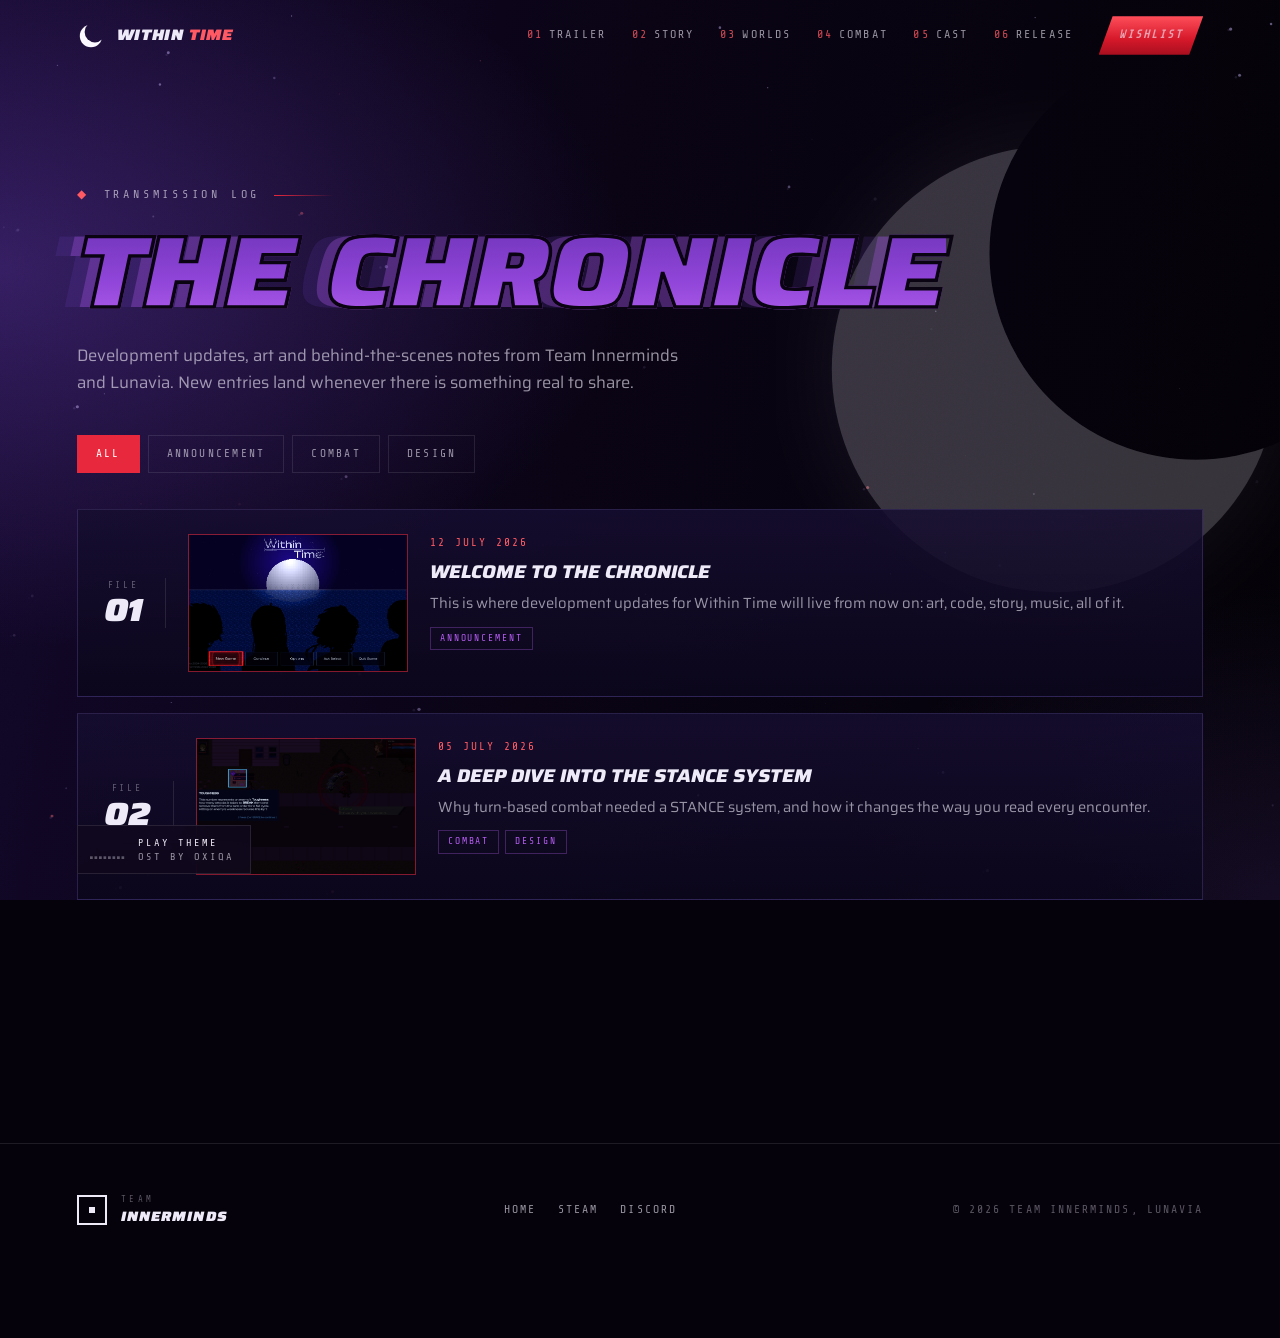
<file: devlog.html>
<!DOCTYPE html>
<html lang="en">
<head>
  <meta charset="UTF-8" />
  <meta name="viewport" content="width=device-width, initial-scale=1.0" />
  <title>Devlog | Within Time</title>
  <meta name="description" content="Development updates for Within Time: art, systems, story, and music, straight from the team." />
  <meta name="theme-color" content="#06020c" />
  <link rel="icon" type="image/png" href="logotransp.png" />

  <link rel="preconnect" href="https://fonts.googleapis.com">
  <link rel="preconnect" href="https://fonts.gstatic.com" crossorigin>
  <link href="https://fonts.googleapis.com/css2?family=Saira:ital,wdth,wght@0,50..125,100..900;1,50..125,100..900&family=Share+Tech+Mono&display=swap" rel="stylesheet">
  <script src="https://cdnjs.cloudflare.com/ajax/libs/gsap/3.12.2/gsap.min.js"></script>

  <link rel="stylesheet" href="assets/css/site.css" />

  <style>
    .devlog-hero { padding-top: calc(var(--topbar) + clamp(60px, 12vh, 120px)); padding-bottom: 40px; }
    .devlog-hero .display { font-size: clamp(2.6rem, 8vw, 7rem); }

    .filters { display: flex; gap: 8px; flex-wrap: wrap; margin-bottom: 36px; }
    .filter {
      font-family: var(--mono); font-size: 0.7rem; letter-spacing: 0.2em; text-transform: uppercase;
      padding: 9px 18px; border: 1px solid var(--line); color: var(--text-dim); transition: 0.25s;
    }
    .filter:hover { color: #fff; border-color: var(--violet); }
    .filter.active { background: var(--crimson); border-color: var(--crimson); color: #fff; }

    #postList { display: grid; gap: 16px; padding-bottom: 12vh; }
    .save--row { grid-template-columns: auto 220px 1fr; }
    .save--row .save-file { grid-row: span 1; align-self: center; }
    .save-cover { width: 100%; aspect-ratio: 16 / 10; object-fit: cover; border: 1px solid var(--line-hot); align-self: center; }
    .save-cover.none { display: grid; place-items: center; background: repeating-linear-gradient(135deg, rgba(255,255,255,0.03) 0 8px, transparent 8px 16px); font-family: var(--mono); font-size: 0.6rem; letter-spacing: 0.25em; color: var(--text-faint); }
    .save-body { display: grid; gap: 8px; align-content: center; }
    .save-tags { display: flex; gap: 6px; flex-wrap: wrap; margin-top: 4px; }
    .save-tags span { font-family: var(--mono); font-size: 0.6rem; letter-spacing: 0.2em; text-transform: uppercase; color: var(--violet-hi); border: 1px solid rgba(180, 92, 240, 0.3); padding: 3px 9px; }

    #postDetail { display: none; padding-bottom: 12vh; }
    #postDetail.visible { display: block; }
    #listView.hidden { display: none; }
    .back-link { display: inline-flex; gap: 10px; font-family: var(--mono); font-size: 0.74rem; letter-spacing: 0.24em; text-transform: uppercase; color: var(--crimson-hi); text-decoration: none; margin-bottom: 32px; }
    .back-link:hover { color: #fff; }
    .post-cover { width: 100%; max-height: 52vh; object-fit: cover; border: 1px solid var(--line-hot); margin-bottom: 40px; }
    .post-meta { font-family: var(--mono); font-size: 0.74rem; letter-spacing: 0.24em; text-transform: uppercase; color: var(--violet-hi); margin-bottom: 14px; }
    .post-title { font-style: italic; font-weight: 900; font-stretch: 125%; text-transform: uppercase; font-size: clamp(2rem, 5vw, 3.8rem); line-height: 1; margin-bottom: 40px; }
    .post-body { max-width: 780px; padding: 40px clamp(20px, 4vw, 48px); }
    .post-body p { font-size: 1.05rem; line-height: 1.85; color: #ece7f7; }
    .post-body p + p { margin-top: 1.2em; }
    .post-body h3 { font-style: italic; font-weight: 900; font-stretch: 115%; text-transform: uppercase; margin: 2em 0 0.8em; }
    .post-body img { margin: 1.6em 0; border: 1px solid var(--line-hot); }
    .post-body ul { margin: 1em 0 1em 1.2em; line-height: 1.8; }
    .empty { font-family: var(--mono); color: var(--text-dim); letter-spacing: 0.15em; padding: 60px 0; text-align: center; text-transform: uppercase; }

    @media (max-width: 860px) {
      .save--row { grid-template-columns: 1fr; }
    }
  </style>
</head>
<body>

  <div class="sky" aria-hidden="true">
    <div class="sky-grad"></div>
    <canvas id="dust"></canvas>
    <svg class="sky-moon" viewBox="0 0 200 200">
      <defs>
        <mask id="moonMask"><rect width="200" height="200" fill="#fff" /><circle id="moonShadow" cx="128" cy="72" r="74" fill="#000" /></mask>
      </defs>
      <circle class="moon-glow" cx="100" cy="100" r="84" mask="url(#moonMask)" />
      <circle class="moon-body" cx="100" cy="100" r="80" mask="url(#moonMask)" />
    </svg>
    <div class="grain"></div>
  </div>

  <header class="topbar">
    <a href="index.html" class="brand" aria-label="Within Time home">
      <svg viewBox="0 0 32 32" aria-hidden="true"><defs><mask id="brandMask"><rect width="32" height="32" fill="#fff"/><circle cx="20.5" cy="11.5" r="11.8" fill="#000"/></mask></defs><circle cx="16" cy="16" r="12.8" fill="#fbf8ff" mask="url(#brandMask)"/></svg>
      <span class="brand-word">Within <b>Time</b></span>
    </a>
    <nav class="nav" aria-label="Site">
      <a href="index.html#trailer"><i>01</i>Trailer</a>
      <a href="index.html#story"><i>02</i>Story</a>
      <a href="index.html#worlds"><i>03</i>Worlds</a>
      <a href="index.html#combat"><i>04</i>Combat</a>
      <a href="index.html#cast"><i>05</i>Cast</a>
      <a href="index.html#acts"><i>06</i>Release</a>
      <a href="https://store.steampowered.com/app/2302230/Within_Time/" class="btn btn--primary" target="_blank" rel="noopener">Wishlist</a>
    </nav>
    <button class="menu-toggle" aria-label="Open menu" aria-expanded="false"><span></span></button>
  </header>

  <nav class="mobile-nav" aria-label="Mobile">
    <a href="index.html"><i>00</i>Home</a>
    <a href="index.html#story"><i>02</i>Story</a>
    <a href="index.html#worlds"><i>03</i>Worlds</a>
    <a href="index.html#combat"><i>04</i>Combat</a>
    <a href="index.html#cast"><i>05</i>Cast</a>
    <a href="index.html#acts"><i>06</i>Release</a>
    <a href="https://store.steampowered.com/app/2302230/Within_Time/" target="_blank" rel="noopener"><i>&#9670;</i>Wishlist on Steam</a>
  </nav>

  <button class="audio-widget" type="button" aria-label="Toggle the Within Time theme" aria-pressed="false">
    <canvas width="40" height="20"></canvas>
    <span class="audio-label"><b>Play theme</b>OST by Oxiqa</span>
  </button>

  <main>
    <section class="devlog-hero">
      <div class="wrap">
        <span class="eyebrow"><b>&#9670;</b> Transmission log</span><br>
        <h1 class="display echo"><span class="fill-within">The Chronicle</span></h1>
        <p class="lede">Development updates, art and behind-the-scenes notes from Team Innerminds and Lunavia. New entries land whenever there is something real to share.</p>
      </div>
    </section>

    <section style="padding-top: 0;">
      <div class="wrap">
        <div id="listView">
          <div class="filters" id="filters"></div>
          <div id="postList"></div>
        </div>
        <article id="postDetail">
          <a class="back-link" href="#" id="backLink">&#9664; All entries</a>
          <div id="postContent"></div>
        </article>
      </div>
    </section>
  </main>

  <footer class="footer">
    <div class="innerminds"><span class="innerminds-mark" aria-hidden="true"></span><span><small>Team</small><b>Innerminds</b></span></div>
    <div class="footer-links">
      <a href="index.html">Home</a>
      <a href="https://store.steampowered.com/app/2302230/Within_Time/" target="_blank" rel="noopener">Steam</a>
      <a href="https://discord.com/invite/BP3jBjgWn5" target="_blank" rel="noopener">Discord</a>
    </div>
    <span>&copy; 2026 Team Innerminds, Lunavia</span>
  </footer>

  <script src="devlog/posts.js"></script>
  <script src="assets/js/site.js"></script>
  <script>
    const WT = WithinTime;
    WT.initEcho();
    WT.initDust();
    WT.initMoon({ phase: 0.15 });
    WT.initNav();
    WT.initAmbientAudio('Track 1 - Re;Start.mp3');

    const posts = [...DEVLOG_POSTS].sort((a, b) => new Date(b.date) - new Date(a.date));
    const tags = ['All', ...new Set(posts.flatMap(p => p.tags || []))];
    let activeTag = 'All';

    const filters = document.getElementById('filters');
    const list = document.getElementById('postList');
    const listView = document.getElementById('listView');
    const detail = document.getElementById('postDetail');
    const content = document.getElementById('postContent');

    const fmt = d => new Date(d).toLocaleDateString('en-GB', { day: '2-digit', month: 'long', year: 'numeric' });

    function renderFilters() {
      filters.innerHTML = tags.map(t => `<button type="button" class="filter ${t === activeTag ? 'active' : ''}" data-tag="${t}">${t}</button>`).join('');
      filters.querySelectorAll('.filter').forEach(b => b.addEventListener('click', () => { activeTag = b.dataset.tag; renderFilters(); renderList(); }));
    }

    function renderList() {
      const shown = activeTag === 'All' ? posts : posts.filter(p => (p.tags || []).includes(activeTag));
      if (!shown.length) { list.innerHTML = '<div class="empty">No entries under this tag yet.</div>'; return; }
      list.innerHTML = shown.map((p, i) => `
        <a href="#${p.slug}" class="save save--row rv" data-delay="${Math.min(i, 5) * 0.08}">
          <div class="save-file"><small>File</small><strong>${String(posts.indexOf(p) + 1).padStart(2, '0')}</strong></div>
          ${p.cover ? `<img class="save-cover" src="${p.cover}" alt="" loading="lazy">` : '<div class="save-cover none">No image</div>'}
          <div class="save-body">
            <div class="save-meta"><span>${fmt(p.date)}</span></div>
            <h3>${p.title}</h3>
            <p>${p.excerpt}</p>
            <div class="save-tags">${(p.tags || []).map(t => `<span>${t}</span>`).join('')}</div>
          </div>
          <span class="save-load">Load &#9654;</span>
        </a>`).join('');
      WT.initReveals(list);
    }

    function renderDetail(slug) {
      const post = posts.find(p => p.slug === slug);
      if (!post) { showList(); return; }
      content.innerHTML = `
        ${post.cover ? `<img class="post-cover" src="${post.cover}" alt="">` : ''}
        <div class="post-meta">${fmt(post.date)}${post.tags && post.tags.length ? ' &middot; ' + post.tags.join(' &middot; ') : ''}</div>
        <h2 class="post-title">${post.title}</h2>
        <div class="dialogue post-body"><span class="dialogue-name">Lunavia</span>${post.body}</div>`;
      listView.classList.add('hidden');
      detail.classList.add('visible');
      window.scrollTo({ top: 0, behavior: 'instant' });
    }

    function showList() {
      listView.classList.remove('hidden');
      detail.classList.remove('visible');
    }

    function route() {
      const slug = location.hash.slice(1);
      if (slug) renderDetail(slug); else showList();
    }

    document.getElementById('backLink').addEventListener('click', e => {
      e.preventDefault();
      history.pushState('', document.title, location.pathname);
      showList();
    });
    window.addEventListener('hashchange', route);

    renderFilters();
    renderList();
    route();
    WT.initReveals();
  </script>
</body>
</html>
</file>
<file: assets/css/site.css>
/* ============================================================
   WITHIN TIME - Design System
   Art direction pulled straight from the key art:
   purple-to-black gradients, afterimage trails, the crescent
   moon, crimson collage frames, and in-game RPG interface.
   Used by index.html and devlog.html
   ============================================================ */

:root {
  --ink: #06020c;
  --ink-2: #0d0617;
  --ink-3: #150a24;
  --panel: rgba(16, 9, 30, 0.82);
  --violet: #7b4bd1;
  --violet-hi: #b45cf0;
  --violet-lo: #3a1670;
  --crimson: #e8283c;
  --crimson-hi: #ff5a64;
  --crimson-lo: #7a0d16;
  --blush: #ffe1e1;
  --moon: #fbf8ff;
  --text: #efeaf7;
  --text-dim: rgba(239, 234, 247, 0.62);
  --text-faint: rgba(239, 234, 247, 0.36);
  --line: rgba(255, 255, 255, 0.1);
  --line-hot: rgba(232, 40, 60, 0.55);

  --tint: #7b4bd1;            /* animated per section by site.js */
  --accent: #e8283c;          /* per character in the cast section */

  --grad-within: linear-gradient(180deg, #5d2aa6 0%, #8f45d8 55%, #c46cf6 100%);
  --grad-time: linear-gradient(180deg, #fff0f0 0%, #ffb3b3 40%, #ff3b47 100%);

  --font: 'Saira', system-ui, sans-serif;
  --mono: 'Share Tech Mono', ui-monospace, monospace;

  --gutter: clamp(20px, 6vw, 96px);
  --maxw: 1280px;
  --topbar: 72px;
  --ease: cubic-bezier(0.22, 1, 0.36, 1);
}

* { margin: 0; padding: 0; box-sizing: border-box; }
html { scroll-behavior: smooth; -webkit-text-size-adjust: 100%; }
body {
  font-family: var(--font);
  background: var(--ink);
  color: var(--text);
  overflow-x: hidden;
  line-height: 1.6;
  -webkit-font-smoothing: antialiased;
}
img { max-width: 100%; display: block; }
a { color: inherit; }
button { font: inherit; color: inherit; background: none; border: 0; cursor: pointer; }
::selection { background: var(--crimson); color: #fff; }
:focus-visible { outline: 2px solid var(--crimson-hi); outline-offset: 3px; }
.sr-only { position: absolute; width: 1px; height: 1px; overflow: hidden; clip: rect(0 0 0 0); white-space: nowrap; }
body.locked { overflow: hidden; }

/* ============================================================
   SKY: fixed backdrop (gradient, drifting dust, phasing moon)
   ============================================================ */
.sky { position: fixed; inset: 0; z-index: -1; pointer-events: none; overflow: hidden; }
.sky-grad {
  position: absolute; inset: 0;
  background:
    radial-gradient(ellipse 70% 60% at 0% 30%, color-mix(in srgb, var(--tint) 34%, transparent), transparent 70%),
    radial-gradient(ellipse 50% 50% at 100% 100%, color-mix(in srgb, var(--tint) 14%, transparent), transparent 70%),
    linear-gradient(100deg, #12072a 0%, #090314 45%, #030106 100%);
}
#dust { position: absolute; inset: 0; width: 100%; height: 100%; }
.sky-moon {
  position: absolute; top: 10vh; right: -6vmin; width: 62vmin; height: 62vmin; opacity: 0.2;
  transition: opacity 1.2s ease;
}
.sky-moon .moon-body { fill: var(--moon); transition: fill 1.6s ease; }
.sky-moon .moon-glow { fill: var(--moon); opacity: 0.25; filter: blur(14px); transition: fill 1.6s ease; }
.sky-moon.blood { opacity: 0.55; }
.sky-moon.blood .moon-body, .sky-moon.blood .moon-glow { fill: var(--crimson); }
.grain {
  position: absolute; inset: -50%; opacity: 0.07; mix-blend-mode: overlay;
  background-image: url("data:image/svg+xml,%3Csvg xmlns='http://www.w3.org/2000/svg' width='160' height='160'%3E%3Cfilter id='n'%3E%3CfeTurbulence type='fractalNoise' baseFrequency='0.9' numOctaves='2' stitchTiles='stitch'/%3E%3C/filter%3E%3Crect width='100%25' height='100%25' filter='url(%23n)'/%3E%3C/svg%3E");
  animation: grain 1s steps(4) infinite;
}
@keyframes grain {
  0% { transform: translate(0, 0); } 25% { transform: translate(-3%, 2%); }
  50% { transform: translate(2%, -3%); } 75% { transform: translate(-1%, 3%); } 100% { transform: translate(0, 0); }
}

/* ============================================================
   LOADER: crescent moonrise, then an iris opens onto the site
   ============================================================ */
#loader {
  position: fixed; inset: 0; z-index: 10000; background: #030106;
  display: flex; flex-direction: column; align-items: center; justify-content: center; gap: 28px;
  --r: 0px;
  -webkit-mask: radial-gradient(circle at 50% 44%, transparent var(--r), #000 calc(var(--r) + 1px));
          mask: radial-gradient(circle at 50% 44%, transparent var(--r), #000 calc(var(--r) + 1px));
}
#loader.done { display: none; }
.loader-moon { width: min(34vmin, 220px); height: auto; overflow: visible; }
.loader-moon .lm-ring { fill: none; stroke: var(--moon); stroke-width: 1.2; stroke-dasharray: 503; stroke-dashoffset: 503; }
.loader-moon .lm-fill { fill: var(--moon); opacity: 0; }
.loader-moon .lm-echo { fill: var(--violet-hi); opacity: 0; }
.loader-text {
  font-family: var(--mono); font-size: clamp(0.72rem, 2.4vw, 0.95rem); letter-spacing: 0.5em;
  text-transform: uppercase; color: var(--text); padding-left: 0.5em; text-align: center;
}
.loader-text span { display: inline-block; opacity: 0; }
.loader-meta {
  position: absolute; bottom: 32px; left: 32px; right: 32px; display: flex; justify-content: space-between;
  font-family: var(--mono); font-size: 0.7rem; letter-spacing: 0.3em; color: var(--text-faint); text-transform: uppercase;
}
.loader-bar { position: absolute; bottom: 0; left: 0; height: 2px; width: 0; background: linear-gradient(90deg, var(--violet), var(--crimson)); }
.loader-skip {
  position: absolute; top: 24px; right: 24px; font-family: var(--mono); font-size: 0.68rem; letter-spacing: 0.3em;
  text-transform: uppercase; color: var(--text-faint); padding: 8px 12px;
}
.loader-skip:hover { color: var(--text); }

/* ============================================================
   TOP BAR + NAV
   ============================================================ */
.topbar {
  position: fixed; top: 0; left: 0; right: 0; height: var(--topbar); z-index: 1000;
  display: flex; align-items: center; justify-content: space-between; gap: 24px;
  padding: 0 var(--gutter);
  transition: background 0.4s ease, border-color 0.4s ease, backdrop-filter 0.4s ease;
  border-bottom: 1px solid transparent;
}
.topbar.scrolled { background: rgba(6, 2, 12, 0.78); backdrop-filter: blur(14px); -webkit-backdrop-filter: blur(14px); border-color: var(--line); }
.brand { display: flex; align-items: center; gap: 12px; text-decoration: none; }
.brand svg { width: 28px; height: 28px; flex-shrink: 0; }
.brand-word {
  font-style: italic; font-weight: 900; font-stretch: 125%; text-transform: uppercase; letter-spacing: 0.04em; font-size: 0.95rem;
}
.brand-word b { font-weight: 900; color: var(--crimson-hi); }
.nav { display: flex; align-items: center; gap: clamp(14px, 2vw, 30px); }
.nav a {
  position: relative; text-decoration: none; font-family: var(--mono); font-size: 0.74rem; letter-spacing: 0.18em;
  text-transform: uppercase; color: var(--text-dim); padding: 6px 0; transition: color 0.25s;
}
.nav a i { font-style: normal; color: var(--crimson-hi); margin-right: 6px; opacity: 0.8; }
.nav a::after {
  content: ''; position: absolute; left: 0; bottom: 0; height: 1px; width: 100%; background: var(--crimson);
  transform: scaleX(0); transform-origin: left; transition: transform 0.35s var(--ease);
}
.nav a:hover, .nav a.active { color: var(--text); }
.nav a:hover::after, .nav a.active::after { transform: scaleX(1); }
.topbar .btn { padding: 10px 20px; font-size: 0.72rem; }

.menu-toggle { display: none; width: 44px; height: 44px; align-items: center; justify-content: center; position: relative; z-index: 1002; }
.menu-toggle span, .menu-toggle span::before, .menu-toggle span::after {
  content: ''; display: block; width: 22px; height: 2px; background: #fff; position: relative; transition: 0.3s var(--ease);
}
.menu-toggle span::before { position: absolute; top: -7px; }
.menu-toggle span::after { position: absolute; top: 7px; width: 14px; }
.menu-toggle.open span { background: transparent; }
.menu-toggle.open span::before { top: 0; transform: rotate(45deg); }
.menu-toggle.open span::after { top: 0; width: 22px; transform: rotate(-45deg); }

.mobile-nav {
  position: fixed; inset: 0; z-index: 1001; background: rgba(6, 2, 12, 0.97);
  display: flex; flex-direction: column; justify-content: center; gap: 6px; padding: 0 var(--gutter);
  opacity: 0; pointer-events: none; transition: opacity 0.35s ease;
}
.mobile-nav.open { opacity: 1; pointer-events: auto; }
.mobile-nav a {
  font-style: italic; font-weight: 900; font-stretch: 125%; text-transform: uppercase; font-size: clamp(1.6rem, 8vw, 2.6rem);
  text-decoration: none; color: var(--text); line-height: 1.25; transform: translateX(-20px); opacity: 0; transition: 0.45s var(--ease);
}
.mobile-nav a i { font-family: var(--mono); font-style: normal; font-weight: 400; font-size: 0.8rem; color: var(--crimson-hi); vertical-align: super; margin-right: 10px; }
.mobile-nav.open a { transform: none; opacity: 1; }
.mobile-nav.open a:nth-child(2) { transition-delay: 0.04s; } .mobile-nav.open a:nth-child(3) { transition-delay: 0.08s; }
.mobile-nav.open a:nth-child(4) { transition-delay: 0.12s; } .mobile-nav.open a:nth-child(5) { transition-delay: 0.16s; }
.mobile-nav.open a:nth-child(6) { transition-delay: 0.2s; } .mobile-nav.open a:nth-child(7) { transition-delay: 0.24s; }

/* ============================================================
   HUD: days-remaining counter + audio widget
   ============================================================ */
.hud-days {
  position: fixed; right: 16px; top: 50%; transform: translateY(-50%); z-index: 900; text-align: center; pointer-events: none;
  font-family: var(--mono); text-transform: uppercase; opacity: 0; transition: opacity 0.5s;
}
.hud-days.show { opacity: 1; }
.hud-days small { display: block; font-size: 0.62rem; letter-spacing: 0.3em; color: var(--text-faint); }
.hud-days strong {
  display: block; font-family: var(--font); font-style: italic; font-weight: 900; font-stretch: 125%;
  font-size: 1.3rem; line-height: 1.2; color: var(--text); font-variant-numeric: tabular-nums;
}
.hud-days small { font-size: 0.55rem; letter-spacing: 0.2em; }
.hud-days .hud-track { margin: 10px auto 0; width: 2px; height: 120px; background: var(--line); position: relative; }
.hud-days .hud-fill { position: absolute; top: 0; left: 0; width: 100%; height: 0; background: linear-gradient(180deg, var(--violet), var(--crimson)); }
@media (max-width: 1240px) { .hud-days { display: none; } }

.audio-widget {
  position: fixed; left: var(--gutter); bottom: 26px; z-index: 900; display: flex; align-items: center; gap: 12px;
  padding: 10px 16px 10px 12px; background: var(--panel); border: 1px solid var(--line);
  backdrop-filter: blur(10px); -webkit-backdrop-filter: blur(10px); transition: border-color 0.3s;
}
.audio-widget:hover { border-color: var(--violet); }
.audio-widget canvas { width: 36px; height: 18px; display: block; }
.audio-widget .audio-label { font-family: var(--mono); font-size: 0.64rem; letter-spacing: 0.2em; text-transform: uppercase; color: var(--text-dim); text-align: left; line-height: 1.3; }
.audio-widget .audio-label b { display: block; color: var(--text); font-weight: 400; }
.audio-widget.compact .audio-label { display: none; }
.audio-widget.compact { padding: 10px; }
.audio-widget.playing { border-color: var(--crimson-lo); }
.audio-widget.playing .audio-label b { color: var(--crimson-hi); }

/* ============================================================
   LAYOUT + TYPE
   ============================================================ */
section { position: relative; padding: clamp(90px, 15vh, 170px) var(--gutter); }
.wrap { max-width: var(--maxw); margin: 0 auto; width: 100%; }

.sec-head { margin-bottom: clamp(36px, 6vh, 64px); }
.sec-head.center { text-align: center; }
.eyebrow {
  display: inline-flex; align-items: center; gap: 14px; margin-bottom: 18px;
  font-family: var(--mono); font-size: 0.74rem; letter-spacing: 0.32em; text-transform: uppercase; color: var(--text-dim);
}
.eyebrow b { color: var(--crimson-hi); font-weight: 400; }
.eyebrow::after { content: ''; width: 60px; height: 1px; background: linear-gradient(90deg, var(--crimson), transparent); }
.sec-head.center .eyebrow::before { content: ''; width: 60px; height: 1px; background: linear-gradient(270deg, var(--crimson), transparent); }

.display, .echo {
  font-style: italic; font-weight: 900; font-stretch: 125%; text-transform: uppercase;
  font-size: clamp(2.3rem, 6.6vw, 6rem); line-height: 0.95; letter-spacing: -0.01em;
}
.lede { font-size: clamp(1rem, 1.3vw, 1.15rem); color: var(--text-dim); max-width: 620px; margin-top: 22px; }
.sec-head.center .lede { margin-left: auto; margin-right: auto; }

/* Gradient fills lifted from the logo lockup: WITHIN violet, TIME red */
.fill-within, .fill-time {
  background: var(--grad-within); -webkit-background-clip: text; background-clip: text;
  -webkit-text-fill-color: transparent; color: transparent;
  -webkit-text-stroke: 0.035em #0a0312; paint-order: stroke fill;
}
.fill-time { background-image: var(--grad-time); }

/* ---------- Afterimage headings: ghost copies trail to the left ---------- */
.echo { position: relative; isolation: isolate; display: inline-block; }
.echo .echo-main { position: relative; display: inline-block; transition: transform 1s var(--ease), opacity 1s var(--ease); }
.echo::before, .echo::after {
  content: attr(data-text); position: absolute; inset: 0; z-index: -1; pointer-events: none; white-space: pre-line;
  -webkit-text-fill-color: currentColor; -webkit-text-stroke: 0;
  transition: transform 1.2s var(--ease), opacity 1.2s var(--ease);
}
.echo::before { color: var(--violet-hi); opacity: 0.32; transform: translateX(-0.12em); }
.echo::after { color: var(--violet); opacity: 0.14; transform: translateX(-0.26em); }
.echo.fx-time::before { color: var(--crimson-hi); }
.echo.fx-time::after { color: var(--crimson); }
.js .echo:not(.in) .echo-main { transform: translateX(-0.6em); opacity: 0; }
.js .echo:not(.in)::before { transform: translateX(-1.2em); opacity: 0; }
.js .echo:not(.in)::after { transform: translateX(-1.8em); opacity: 0; }
.echo.in::before { transition-delay: 0.08s; }
.echo.in::after { transition-delay: 0.16s; }

/* ---------- Reveal on scroll ---------- */
.js .rv { opacity: 0; transform: translateY(36px); transition: opacity 1s var(--ease), transform 1s var(--ease); }
.js .rv.in { opacity: 1; transform: none; }
.js .rv-x { opacity: 0; transform: translateX(-48px); transition: opacity 1s var(--ease), transform 1s var(--ease); }
.js .rv-x.in { opacity: 1; transform: none; }

/* ============================================================
   BUTTONS
   ============================================================ */
.btn {
  --cut: 14px;
  position: relative; display: inline-flex; align-items: center; justify-content: center; gap: 12px;
  padding: 17px 34px; text-decoration: none; white-space: nowrap;
  font-style: italic; font-weight: 800; font-stretch: 115%; text-transform: uppercase; letter-spacing: 0.08em; font-size: 0.88rem;
  clip-path: polygon(var(--cut) 0, 100% 0, calc(100% - var(--cut)) 100%, 0 100%);
  transition: transform 0.3s var(--ease), text-shadow 0.3s var(--ease), filter 0.3s;
}
.btn svg { width: 18px; height: 18px; fill: currentColor; flex-shrink: 0; }
.btn:hover { transform: translateX(4px); text-shadow: -6px 0 rgba(255, 255, 255, 0.32), -12px 0 rgba(255, 255, 255, 0.14); }
.btn--primary { background: linear-gradient(180deg, #ff4f5b 0%, #d5182a 60%, #a80f1f 100%); color: #fff; }
.btn--primary:hover { filter: brightness(1.12) drop-shadow(0 0 18px rgba(232, 40, 60, 0.6)); }
.btn--ghost { background: rgba(180, 92, 240, 0.14); color: var(--text); backdrop-filter: blur(8px); -webkit-backdrop-filter: blur(8px); }
.btn--ghost:hover { background: rgba(180, 92, 240, 0.28); }
.btn--lg { padding: 24px 52px; font-size: 1.05rem; --cut: 20px; }

/* ============================================================
   IMAGE SLOTS: placeholders until final screenshots land.
   Fill one with <figure class="slot" data-img="path/to/shot.webp">
   ============================================================ */
.slot {
  position: relative; overflow: hidden; aspect-ratio: var(--ar, 16 / 9); width: 100%;
  background:
    repeating-linear-gradient(135deg, rgba(255, 255, 255, 0.022) 0 10px, transparent 10px 22px),
    linear-gradient(160deg, #140a24, #0a0412);
  border: 1px solid var(--line-hot);
  box-shadow: 0 0 0 1px rgba(0, 0, 0, 0.6), 0 30px 60px -30px rgba(0, 0, 0, 0.9);
}
.slot::before, .slot::after {
  content: ''; position: absolute; width: 18px; height: 18px; z-index: 3; pointer-events: none;
  border: 2px solid var(--crimson);
}
.slot::before { top: 8px; left: 8px; border-right: 0; border-bottom: 0; }
.slot::after { bottom: 8px; right: 8px; border-left: 0; border-top: 0; }
.slot img { position: absolute; inset: 0; width: 100%; height: 100%; object-fit: cover; transition: transform 0.9s var(--ease); }
.slot.filled:hover img { transform: scale(1.04); }
.slot-empty {
  position: absolute; inset: 0; display: flex; flex-direction: column; align-items: center; justify-content: center; gap: 10px;
  text-align: center; padding: 16px; font-family: var(--mono); text-transform: uppercase; color: var(--text-faint);
}
.slot-empty svg { width: 34px; height: 34px; stroke: currentColor; fill: none; stroke-width: 1.4; opacity: 0.7; }
.slot-empty small { font-size: 0.62rem; letter-spacing: 0.32em; color: var(--crimson-hi); opacity: 0.75; }
.slot-empty span { font-size: 0.72rem; letter-spacing: 0.16em; max-width: 30ch; line-height: 1.5; }
.slot.filled .slot-empty { display: none; }

/* ============================================================
   DIALOGUE BOX: the in-game textbox, reused for copy blocks
   ============================================================ */
.dialogue {
  position: relative; background: linear-gradient(180deg, rgba(22, 14, 48, 0.92), rgba(12, 7, 28, 0.94));
  border: 1px solid rgba(160, 130, 255, 0.28); padding: 34px 32px 30px;
  box-shadow: inset 0 0 0 4px rgba(0, 0, 0, 0.35), 0 30px 80px -30px rgba(0, 0, 0, 0.9);
}
.dialogue-name {
  position: absolute; top: -17px; left: 22px; padding: 6px 18px; background: #1b1238; border: 1px solid rgba(160, 130, 255, 0.4);
  font-family: var(--mono); font-size: 0.78rem; letter-spacing: 0.2em; text-transform: uppercase; color: #fff;
}
.dialogue p { font-size: clamp(1rem, 1.35vw, 1.18rem); line-height: 1.75; color: #f2eefb; }
.dialogue p + p { margin-top: 1em; }

/* ============================================================
   SAVE FILE CARDS (devlog)
   ============================================================ */
.save {
  position: relative; display: grid; grid-template-columns: auto 1fr; gap: 6px 22px; align-items: start;
  padding: 24px 26px; text-decoration: none; color: inherit;
  background: linear-gradient(180deg, rgba(22, 14, 48, 0.85), rgba(12, 7, 28, 0.9));
  border: 1px solid rgba(160, 130, 255, 0.2);
  transition: border-color 0.3s, transform 0.4s var(--ease), box-shadow 0.4s;
}
.save:hover { border-color: var(--crimson); transform: translateX(6px); box-shadow: -10px 0 0 -4px rgba(232, 40, 60, 0.25), -20px 0 0 -8px rgba(232, 40, 60, 0.1); }
.save-file { grid-row: span 3; font-family: var(--mono); text-transform: uppercase; text-align: center; padding-right: 22px; border-right: 1px solid var(--line); }
.save-file small { display: block; font-size: 0.6rem; letter-spacing: 0.3em; color: var(--text-faint); }
.save-file strong { display: block; font-family: var(--font); font-style: italic; font-weight: 900; font-stretch: 125%; font-size: 2rem; line-height: 1.1; color: var(--text); }
.save-meta { font-family: var(--mono); font-size: 0.7rem; letter-spacing: 0.2em; text-transform: uppercase; color: var(--violet-hi); display: flex; gap: 14px; flex-wrap: wrap; }
.save-meta span:last-child { color: var(--crimson-hi); }
.save h3 { font-style: italic; font-weight: 800; font-stretch: 112%; text-transform: uppercase; font-size: 1.15rem; line-height: 1.25; }
.save p { color: var(--text-dim); font-size: 0.92rem; line-height: 1.6; }
.save-load {
  position: absolute; right: 22px; top: 22px; font-family: var(--mono); font-size: 0.7rem; letter-spacing: 0.25em; color: var(--crimson-hi);
  opacity: 0; transform: translateX(-8px); transition: 0.3s var(--ease);
}
.save:hover .save-load { opacity: 1; transform: none; }

/* ============================================================
   FOOTER
   ============================================================ */
.footer {
  position: relative; padding: 48px var(--gutter) 110px; border-top: 1px solid var(--line);
  display: flex; align-items: center; justify-content: space-between; gap: 24px; flex-wrap: wrap;
  font-family: var(--mono); font-size: 0.72rem; letter-spacing: 0.18em; text-transform: uppercase; color: var(--text-faint);
}
.footer a { text-decoration: none; color: var(--text-dim); transition: color 0.25s; }
.footer a:hover { color: var(--crimson-hi); }
.footer-links { display: flex; gap: 22px; flex-wrap: wrap; }
.innerminds { display: flex; align-items: center; gap: 14px; color: var(--text); }
.innerminds-mark { width: 30px; height: 30px; border: 2px solid currentColor; display: grid; place-items: center; }
.innerminds-mark::after { content: ''; width: 6px; height: 6px; background: currentColor; }
.innerminds b { display: block; font-family: var(--font); font-style: italic; font-weight: 900; font-stretch: 125%; letter-spacing: 0.08em; font-size: 0.85rem; }
.innerminds small { display: block; font-size: 0.55rem; letter-spacing: 0.4em; color: var(--text-faint); }

/* ============================================================
   RESPONSIVE + MOTION PREFS
   ============================================================ */
@media (max-width: 1080px) {
  .nav { display: none; }
  .menu-toggle { display: flex; }
}
@media (max-width: 760px) {
  :root { --topbar: 62px; }
  .topbar .btn { display: none; }
  .hud-days { display: none; }
  .audio-widget { left: 16px; bottom: 16px; padding: 10px; }
  .audio-widget .audio-label { display: none; }
  .sky-moon { width: 90vw; height: 90vw; top: 14vh; right: -30vw; opacity: 0.12; }
  .dialogue { padding: 30px 20px 24px; }
  .save { grid-template-columns: 1fr; padding: 22px 20px; }
  .save-file { grid-row: auto; text-align: left; border-right: 0; padding-right: 0; display: flex; align-items: baseline; gap: 10px; }
  .save-file strong { font-size: 1.3rem; }
  .btn { padding: 15px 26px; }
  .btn--lg { padding: 20px 34px; font-size: 0.95rem; }
  .footer { padding-bottom: 90px; }
}
@media (prefers-reduced-motion: reduce) {
  *, *::before, *::after { animation-duration: 0.001ms !important; animation-iteration-count: 1 !important; transition-duration: 0.001ms !important; }
  .grain { animation: none; }
}
</file>
